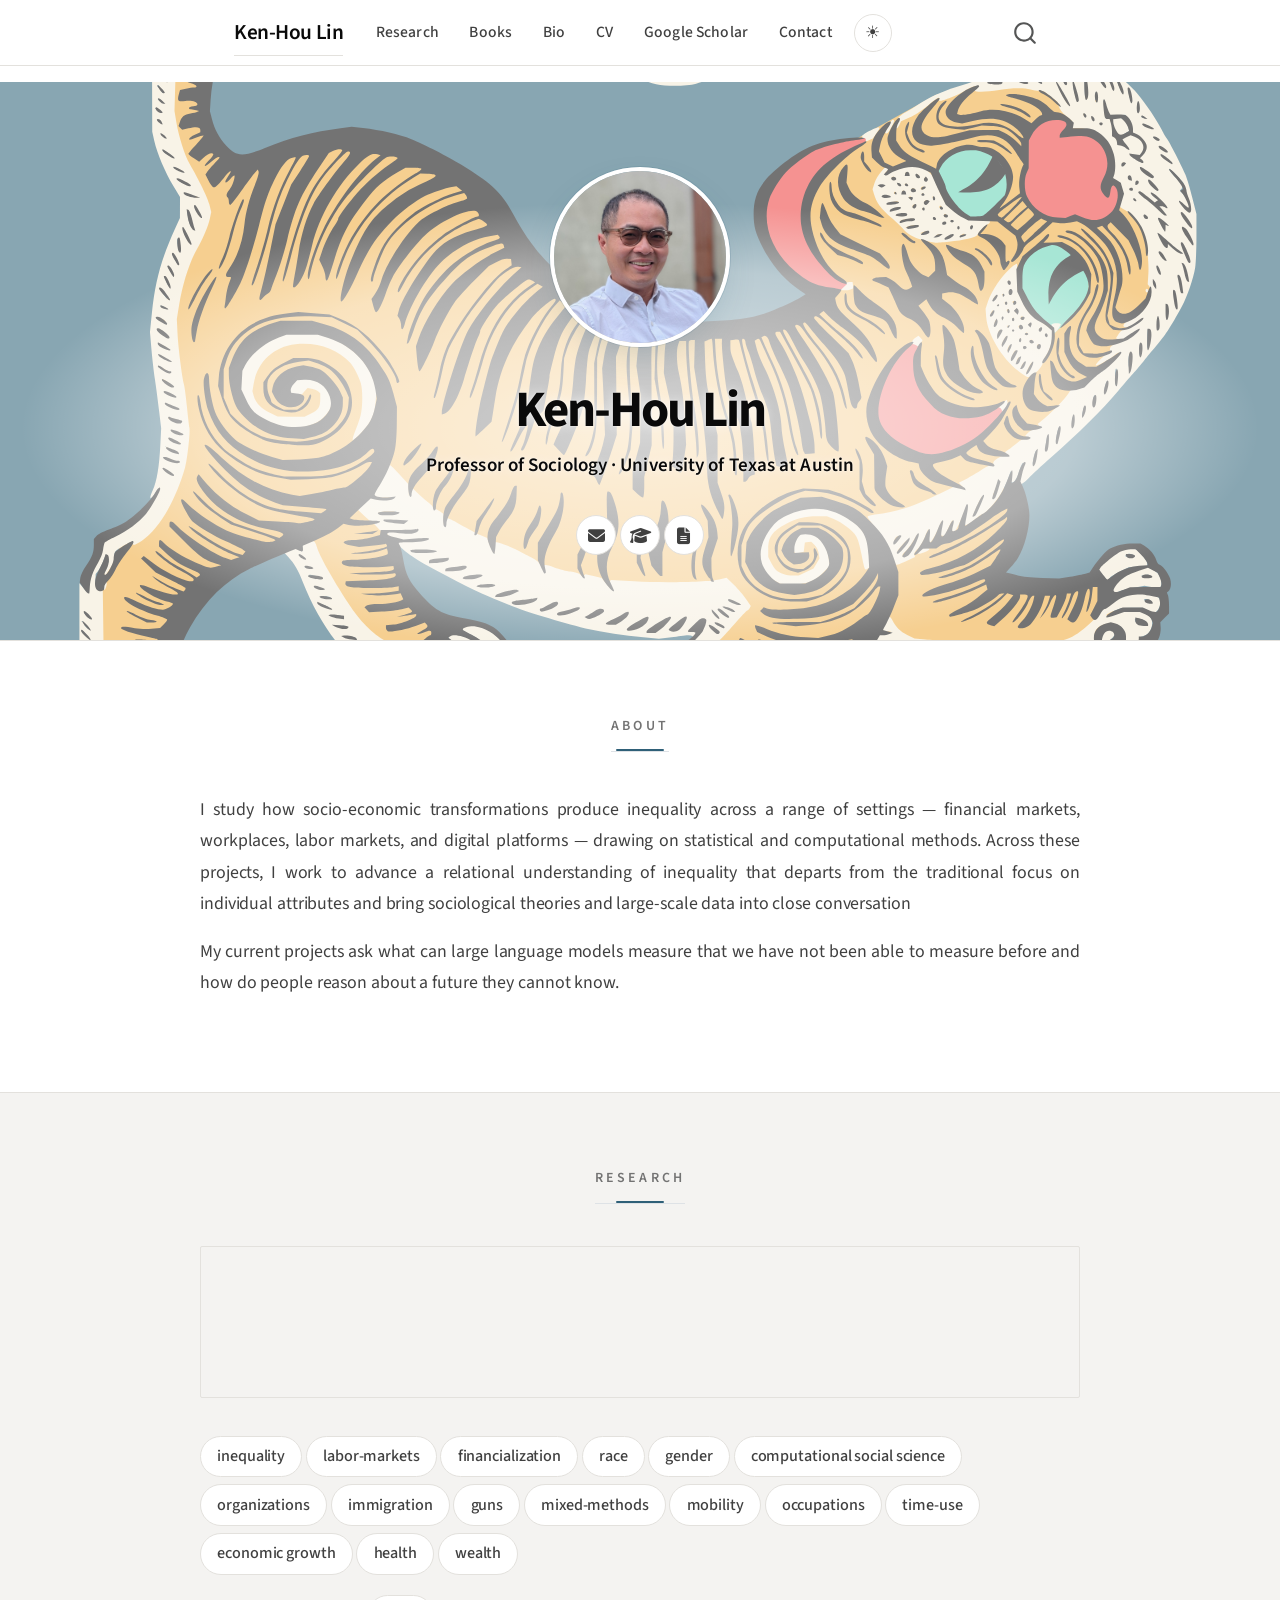
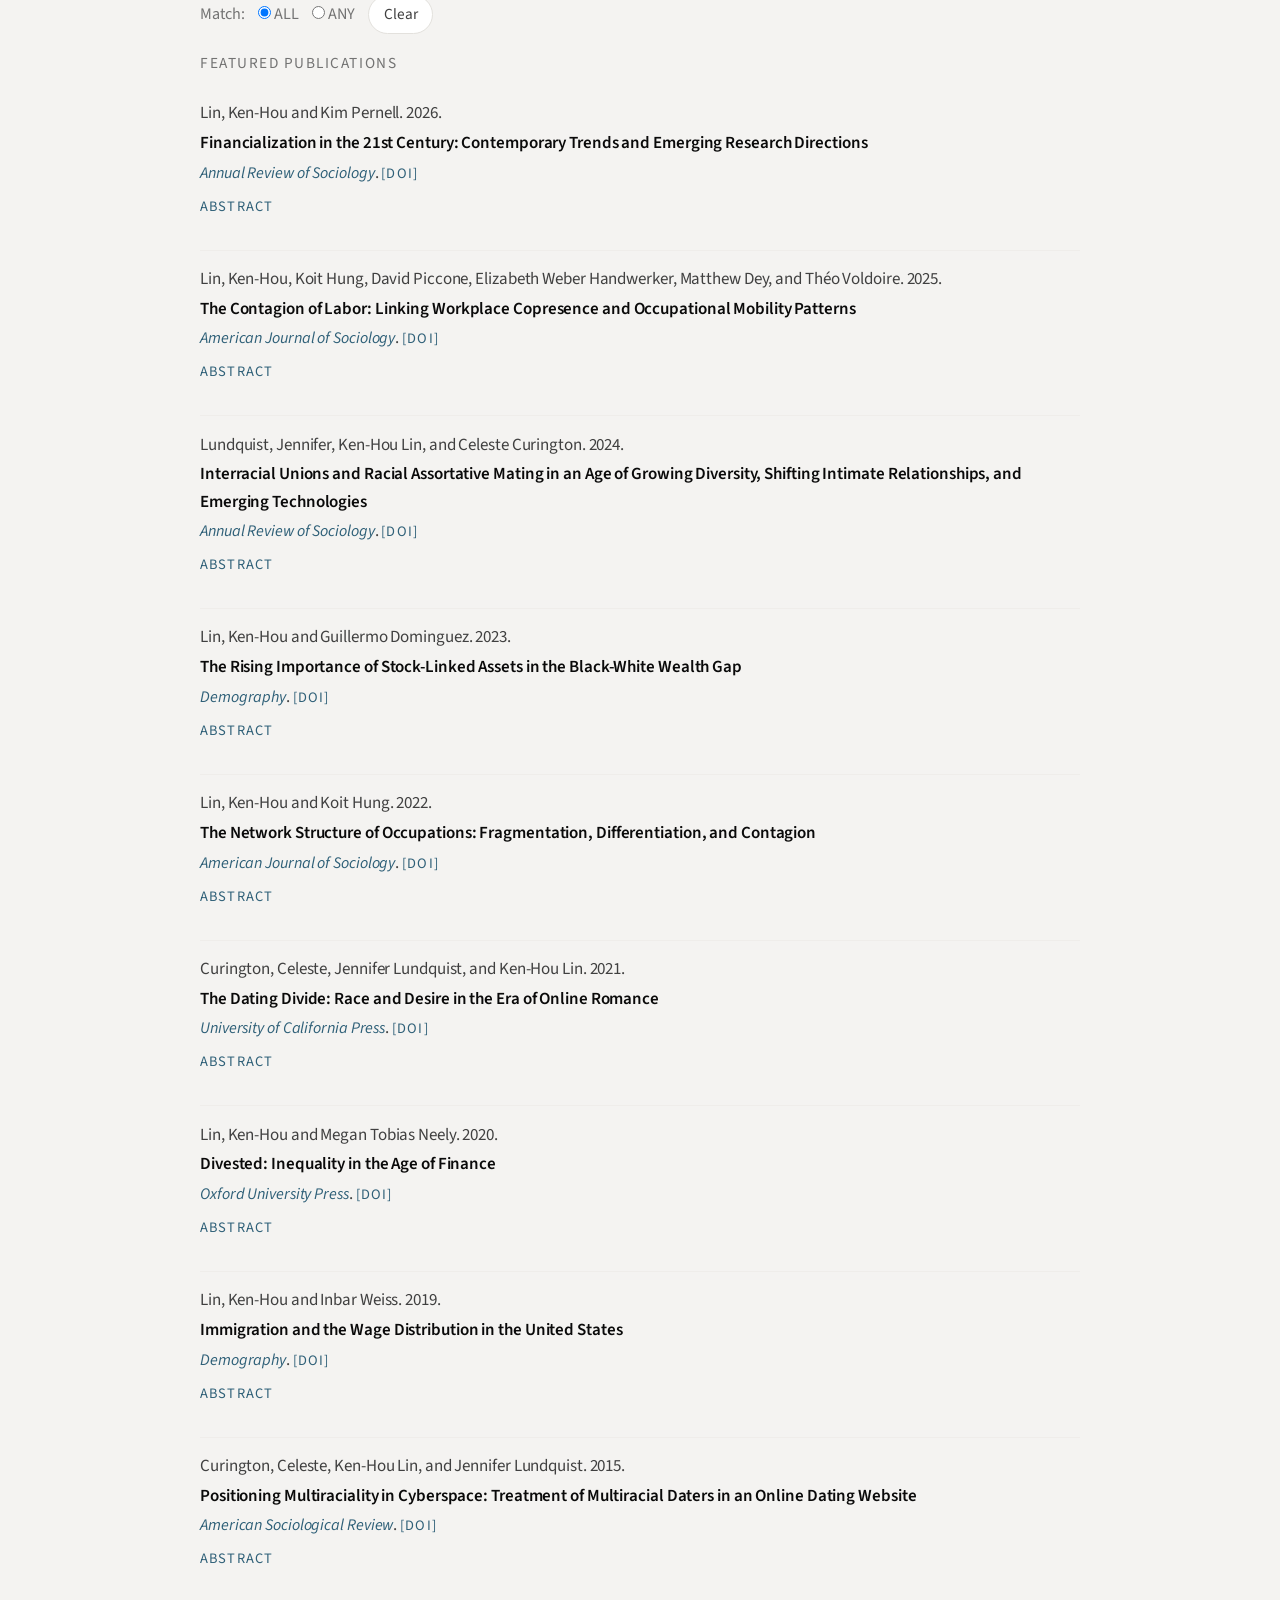
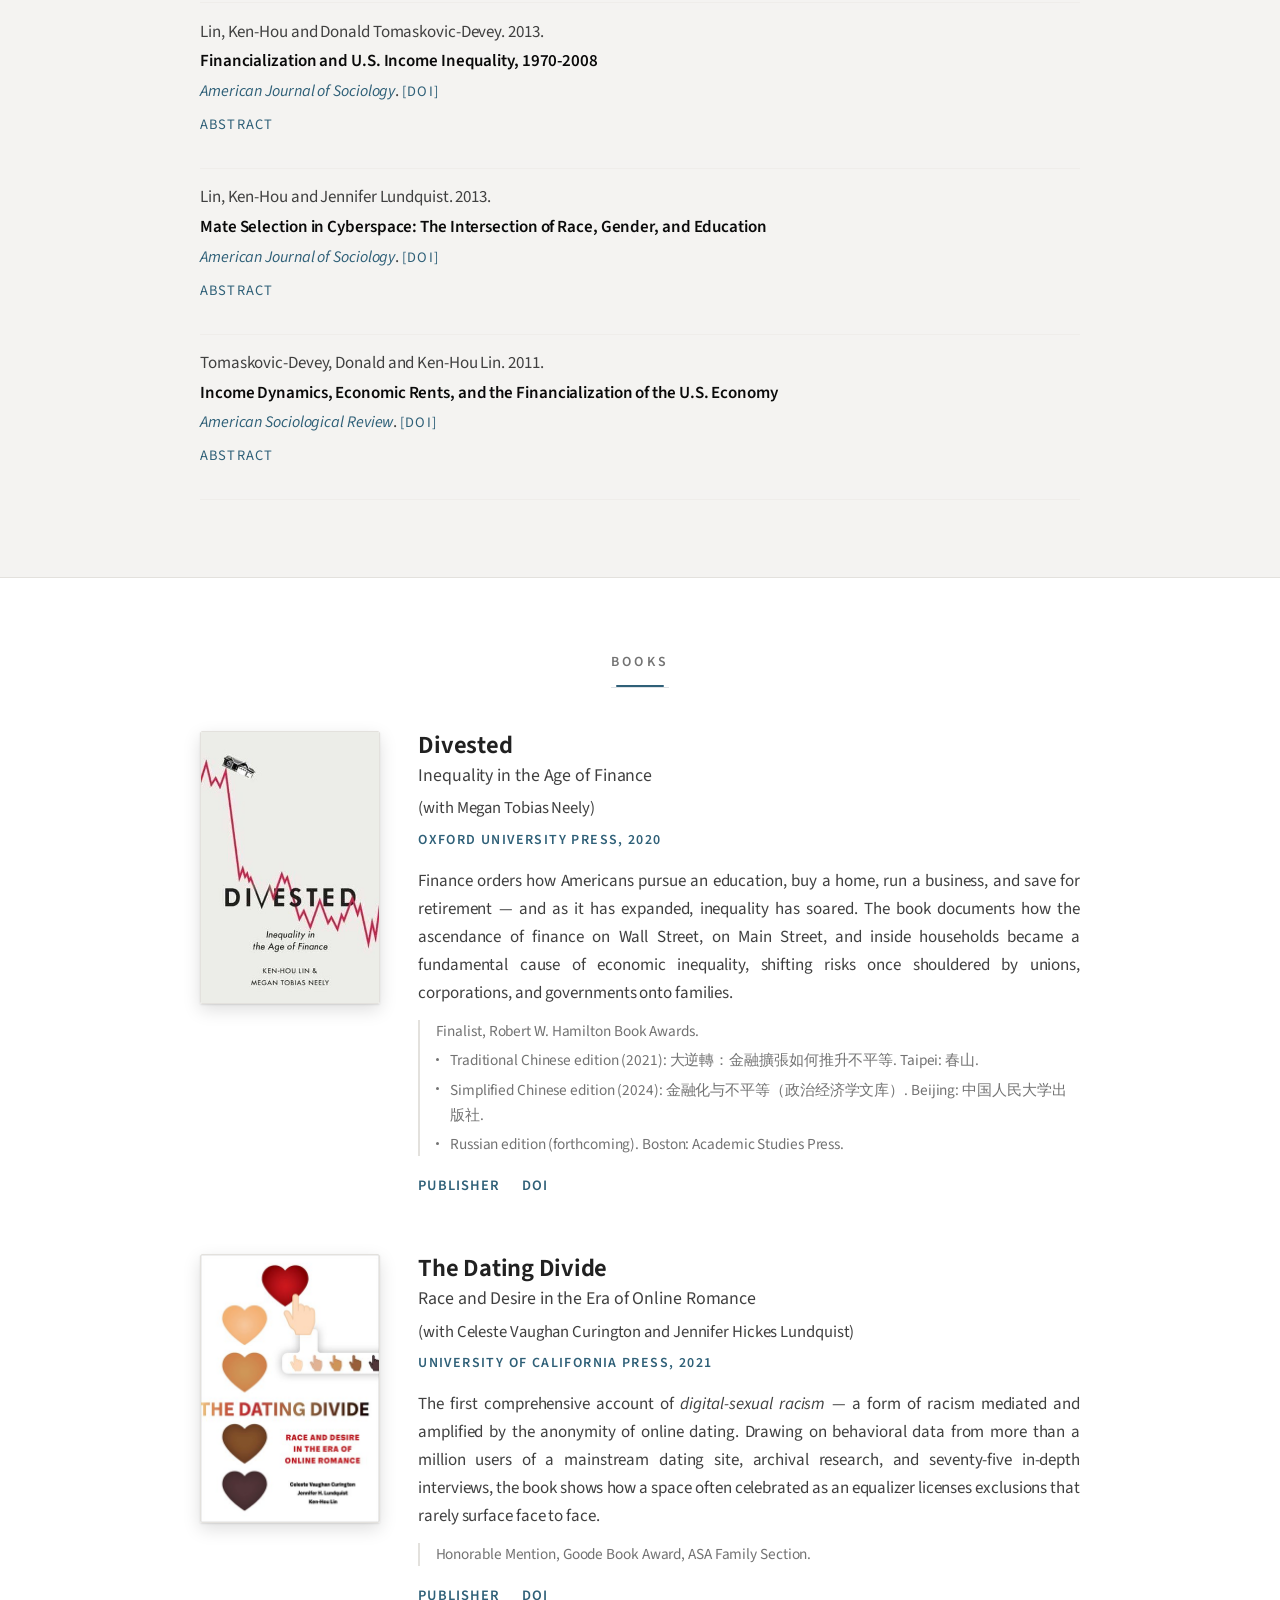
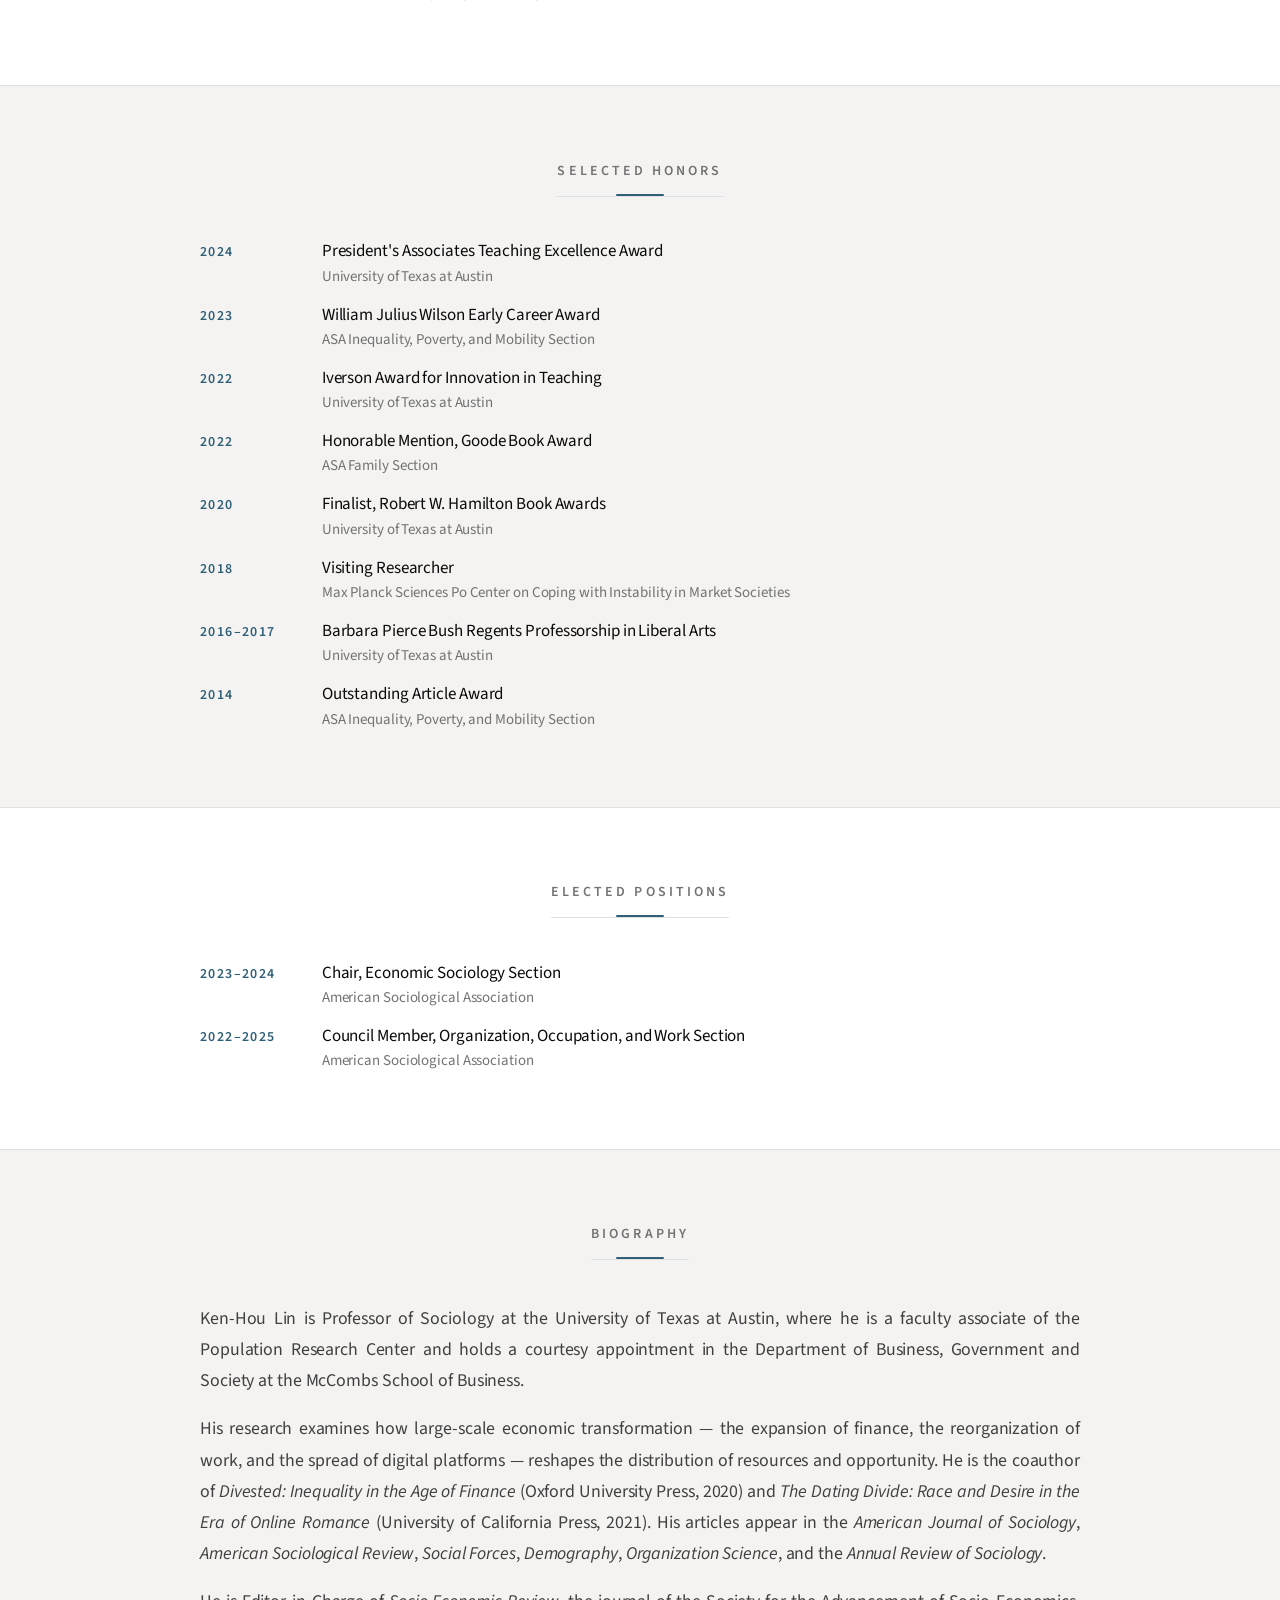
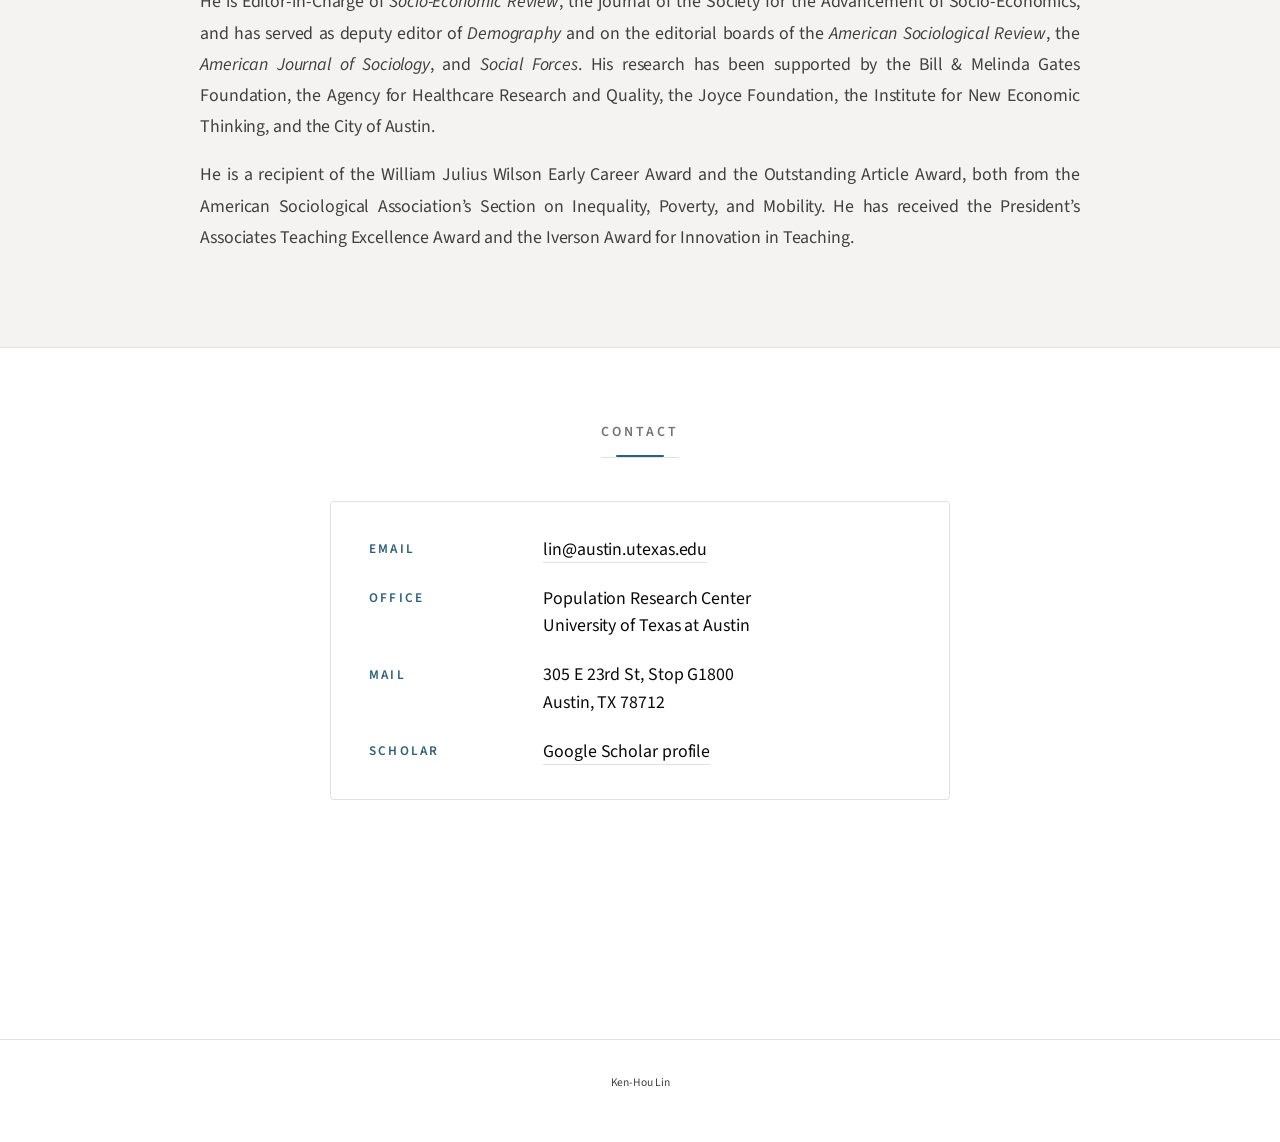
<file: index.html>
<!DOCTYPE html>
<html xmlns="http://www.w3.org/1999/xhtml" lang="en" xml:lang="en"><head>

<meta charset="utf-8">
<meta name="generator" content="quarto-1.9.38">

<meta name="viewport" content="width=device-width, initial-scale=1.0, user-scalable=yes">


<title>Ken-Hou Lin</title>
<style>
/* Default styles provided by pandoc.
** See https://pandoc.org/MANUAL.html#variables-for-html for config info.
*/
code{white-space: pre-wrap;}
span.smallcaps{font-variant: small-caps;}
div.columns{display: flex; gap: min(4vw, 1.5em);}
div.column{flex: auto; overflow-x: auto;}
div.hanging-indent{margin-left: 1.5em; text-indent: -1.5em;}
ul.task-list{list-style: none;}
ul.task-list li input[type="checkbox"] {
  width: 0.8em;
  margin: 0 0.8em 0.2em -1em; /* quarto-specific, see https://github.com/quarto-dev/quarto-cli/issues/4556 */ 
  vertical-align: middle;
}
</style>


<script src="site_libs/quarto-nav/quarto-nav.js"></script>
<script src="site_libs/clipboard/clipboard.min.js"></script>
<script src="site_libs/quarto-search/autocomplete.umd.js"></script>
<script src="site_libs/quarto-search/fuse.min.js"></script>
<script src="site_libs/quarto-search/quarto-search.js"></script>
<meta name="quarto:offset" content="./">
<link href="./assets/favicon.png" rel="icon" type="image/png">
<script src="site_libs/quarto-html/quarto.js" type="module"></script>
<script src="site_libs/quarto-html/tabsets/tabsets.js" type="module"></script>
<script src="site_libs/quarto-html/popper.min.js"></script>
<script src="site_libs/quarto-html/tippy.umd.min.js"></script>
<link href="site_libs/quarto-html/tippy.css" rel="stylesheet">
<link href="site_libs/quarto-html/quarto-syntax-highlighting-15634bcf2e68342d4ad2dfa704d543f6.css" rel="stylesheet" id="quarto-text-highlighting-styles">
<script src="site_libs/bootstrap/bootstrap.min.js"></script>
<link href="site_libs/bootstrap/bootstrap-icons.css" rel="stylesheet">
<link href="site_libs/bootstrap/bootstrap-c7ab57aa33037bad7520c6cb9ec7d6ec.min.css" rel="stylesheet" append-hash="true" id="quarto-bootstrap" data-mode="light">
<link href="site_libs/quarto-contrib/fontawesome6-6.7.2/all.min.css" rel="stylesheet">
<link href="site_libs/quarto-contrib/fontawesome6-6.7.2/latex-fontsize.css" rel="stylesheet">
<script id="quarto-search-options" type="application/json">{
  "location": "navbar",
  "copy-button": false,
  "collapse-after": 3,
  "panel-placement": "end",
  "type": "overlay",
  "limit": 50,
  "keyboard-shortcut": [
    "f",
    "/",
    "s"
  ],
  "show-item-context": false,
  "language": {
    "search-no-results-text": "No results",
    "search-matching-documents-text": "matching documents",
    "search-copy-link-title": "Copy link to search",
    "search-hide-matches-text": "Hide additional matches",
    "search-more-match-text": "more match in this document",
    "search-more-matches-text": "more matches in this document",
    "search-clear-button-title": "Clear",
    "search-text-placeholder": "",
    "search-detached-cancel-button-title": "Cancel",
    "search-submit-button-title": "Submit",
    "search-label": "Search"
  }
}</script>
<script>
(function(ss,ex){
  window.ldfdr=window.ldfdr||function(){(ldfdr._q=ldfdr._q||[]).push([].slice.call(arguments));};
  (function(d,s){
    fs=d.getElementsByTagName(s)[0];
    function ce(src){
      var cs=d.createElement(s);
      cs.src=src;
      cs.async=1;
      fs.parentNode.insertBefore(cs,fs);
    };
    ce('https://sc.lfeeder.com/lftracker_v1_'+ss+(ex?'_'+ex:'')+'.js');
  })(document,'script');
})('3P1w24d3Nxz7mY5n');
</script>
<link rel="preconnect" href="https://rsms.me/">
<script src="https://d3js.org/d3.v7.min.js"></script>
<script>
  // Apply a saved light/dark choice before first paint (no flash).
  (function(){ try { var t = localStorage.getItem('theme');
    if (t === 'dark' || t === 'light')
      document.documentElement.setAttribute('data-theme', t); } catch(e){} })();
</script>


<link rel="stylesheet" href="styles.css">
</head>

<body class="nav-fixed quarto-light">

<div id="quarto-search-results"></div>
  <header id="quarto-header" class="headroom fixed-top">
    <nav class="navbar navbar-expand-lg " data-bs-theme="dark">
      <div class="navbar-container container-fluid">
      <div class="navbar-brand-container mx-auto">
    <a class="navbar-brand" href="./index.html">
    <span class="navbar-title">Ken-Hou Lin</span>
    </a>
  </div>
            <div id="quarto-search" class="" title="Search"></div>
          <button class="navbar-toggler" type="button" data-bs-toggle="collapse" data-bs-target="#navbarCollapse" aria-controls="navbarCollapse" role="menu" aria-expanded="false" aria-label="Toggle navigation" onclick="if (window.quartoToggleHeadroom) { window.quartoToggleHeadroom(); }">
  <span class="navbar-toggler-icon"></span>
</button>
          <div class="collapse navbar-collapse" id="navbarCollapse">
            <ul class="navbar-nav navbar-nav-scroll me-auto">
  <li class="nav-item">
    <a class="nav-link" href="./index.html#research"> 
<span class="menu-text">Research</span></a>
  </li>  
  <li class="nav-item">
    <a class="nav-link" href="./index.html#books"> 
<span class="menu-text">Books</span></a>
  </li>  
  <li class="nav-item">
    <a class="nav-link" href="./index.html#bio"> 
<span class="menu-text">Bio</span></a>
  </li>  
  <li class="nav-item">
    <a class="nav-link" href="./KHL_CV.pdf" target="_blank"> 
<span class="menu-text">CV</span></a>
  </li>  
  <li class="nav-item">
    <a class="nav-link" href="https://scholar.google.com/citations?user=4rlcdG0AAAAJ&amp;hl=en" target="_blank"> 
<span class="menu-text">Google Scholar</span></a>
  </li>  
  <li class="nav-item">
    <a class="nav-link" href="./index.html#contact"> 
<span class="menu-text">Contact</span></a>
  </li>  
</ul>
          </div> <!-- /navcollapse -->
            <div class="quarto-navbar-tools">
</div>
      </div> <!-- /container-fluid -->
    </nav>
</header>
<!-- content -->
<div id="quarto-content" class="quarto-container page-columns page-rows-contents page-layout-full page-navbar">
<!-- sidebar -->
<!-- margin-sidebar -->
    
<!-- main -->
<main class="content column-page" id="quarto-document-content"><header id="title-block-header" class="quarto-title-block"></header>




<div class="hero">
<p><img src="assets/photo.jpg" class="hero-photo img-fluid" alt="Ken-Hou Lin"></p>
<section id="ken-hou-lin" class="level1">
<h1>Ken-Hou Lin</h1>
<p><span class="tagline">Professor of Sociology · University of Texas at Austin</span></p>
<div class="hero-contacts">
<p><a href="mailto:lin@austin.utexas.edu" title="Email"><i class="fa-solid fa-envelope" aria-label="envelope"></i></a> <a href="https://scholar.google.com/citations?user=4rlcdG0AAAAJ&amp;hl=en" title="Google Scholar"><i class="fa-solid fa-graduation-cap" aria-label="graduation-cap"></i></a> <a href="KHL_CV.pdf" title="CV"><i class="fa-solid fa-file-lines" aria-label="file-lines"></i></a></p>
</div>
</section>
</div>
<section id="about" class="level2 section-light">
<h2 data-anchor-id="about">About</h2>
<p>I study how socio-economic transformations produce inequality across a range of settings — financial markets, workplaces, labor markets, and digital platforms — drawing on statistical and computational methods. Across these projects, I work to advance a relational understanding of inequality that departs from the traditional focus on individual attributes and bring sociological theories and large-scale data into close conversation</p>
<p>My current projects ask what can large language models measure that we have not been able to measure before and how do people reason about a future they cannot know.</p>
</section>
<section id="research" class="level2 section-tint">
<h2 data-anchor-id="research">Research</h2>
<div class="publications-layout">
<div id="network-container">
<svg id="pub-network"></svg>
</div>
<div class="filter-panel">
<div id="keyword-chips"></div>
<div class="filter-toggle">
<span>Match:</span>
<label><input type="radio" name="kwmode" value="and" checked=""> ALL</label>
<label><input type="radio" name="kwmode" value="or"> ANY</label>
<button id="clear-filters">Clear</button>
</div>
<div id="pub-count"></div>
<div id="pub-list"></div>
</div>
</div>
</section>
<section id="books" class="level2 section-light">
<h2 data-anchor-id="books">Books</h2>
<div class="books-grid">

  <article class="book">
    <a class="book-cover" href="https://global.oup.com/academic/product/divested-9780190638313" target="_blank" rel="noopener">
      <img src="assets/books/divested.jpg" width="328" height="500" alt="Cover of Divested: Inequality in the Age of Finance">
    </a>
    <div class="book-meta">
      <h3 class="book-title">Divested</h3>
      <p class="book-subtitle">Inequality in the Age of Finance</p>
      <p class="book-authors">(with Megan Tobias Neely)</p>
      <p class="book-byline">Oxford University Press, 2020</p>
      <p class="book-blurb">Finance orders how Americans pursue an education, buy a home, run a
        business, and save for retirement — and as it has expanded, inequality has soared.
        The book documents how the ascendance of finance on Wall Street, on Main Street, and
        inside households became a fundamental cause of economic inequality, shifting risks once
        shouldered by unions, corporations, and governments onto families.</p>
      <p class="book-note">Finalist, Robert W. Hamilton Book Awards.</p>
      <ul class="book-editions">
        <li>Traditional Chinese edition (2021):
          <span lang="zh-Hant">大逆轉：金融擴張如何推升不平等</span>.
          Taipei: <span lang="zh-Hant">春山</span>.</li>
        <li>Simplified Chinese edition (2024):
          <span lang="zh-Hans">金融化与不平等（政治经济学文库）</span>.
          Beijing: <span lang="zh-Hans">中国人民大学出版社</span>.</li>
        <li>Russian edition (forthcoming).
          Boston: Academic Studies Press.</li>
      </ul>
      <p class="book-links">
        <a href="https://global.oup.com/academic/product/divested-9780190638313" target="_blank" rel="noopener">Publisher</a>
        <a href="https://doi.org/10.1093/oso/9780190638313.001.0001" target="_blank" rel="noopener">DOI</a>
      </p>
    </div>
  </article>

  <article class="book">
    <a class="book-cover" href="https://www.ucpress.edu/books/the-dating-divide/paper" target="_blank" rel="noopener">
      <img src="assets/books/dating-divide.jpg" width="360" height="540" alt="Cover of The Dating Divide: Race and Desire in the Era of Online Romance">
    </a>
    <div class="book-meta">
      <h3 class="book-title">The Dating Divide</h3>
      <p class="book-subtitle">Race and Desire in the Era of Online Romance</p>
      <p class="book-authors">(with Celeste Vaughan Curington and Jennifer Hickes Lundquist)</p>
      <p class="book-byline">University of California Press, 2021</p>
      <p class="book-blurb">The first comprehensive account of <em>digital-sexual racism</em> —
        a form of racism mediated and amplified by the anonymity of online dating. Drawing on
        behavioral data from more than a million users of a mainstream dating site, archival
        research, and seventy-five in-depth interviews, the book shows how a space often
        celebrated as an equalizer licenses exclusions that rarely surface face to face.</p>
      <p class="book-note">Honorable Mention, Goode Book Award, ASA Family Section.</p>
      <p class="book-links">
        <a href="https://www.ucpress.edu/books/the-dating-divide/paper" target="_blank" rel="noopener">Publisher</a>
        <a href="https://doi.org/10.1525/9780520966703" target="_blank" rel="noopener">DOI</a>
      </p>
    </div>
  </article>

</div>
</section>
<section id="honors" class="level2 section-tint">
<h2 data-anchor-id="honors">Selected Honors</h2>
<dl class="honors">
  <dt>2024</dt>
  <dd>President's Associates Teaching Excellence Award<span>University of Texas at Austin</span></dd>

  <dt>2023</dt>
  <dd>William Julius Wilson Early Career Award<span>ASA Inequality, Poverty, and Mobility Section</span></dd>

  <dt>2022</dt>
  <dd>Iverson Award for Innovation in Teaching<span>University of Texas at Austin</span></dd>

  <dt>2022</dt>
  <dd>Honorable Mention, Goode Book Award<span>ASA Family Section</span></dd>

  <dt>2020</dt>
  <dd>Finalist, Robert W. Hamilton Book Awards<span>University of Texas at Austin</span></dd>

  <dt>2018</dt>
  <dd>Visiting Researcher<span>Max Planck Sciences Po Center on Coping with Instability in Market Societies</span></dd>

  <dt>2016–2017</dt>
  <dd>Barbara Pierce Bush Regents Professorship in Liberal Arts<span>University of Texas at Austin</span></dd>

  <dt>2014</dt>
  <dd>Outstanding Article Award<span>ASA Inequality, Poverty, and Mobility Section</span></dd>
</dl>
</section>
<section id="elected" class="level2 section-light">
<h2 data-anchor-id="elected">Elected Positions</h2>
<dl class="honors">
  <dt>2023–2024</dt>
  <dd>Chair, Economic Sociology Section<span>American Sociological Association</span></dd>

  <dt>2022–2025</dt>
  <dd>Council Member, Organization, Occupation, and Work Section<span>American Sociological Association</span></dd>
</dl>
</section>
<section id="bio" class="level2 section-tint">
<h2 data-anchor-id="bio">Biography</h2>
<p>Ken-Hou Lin is Professor of Sociology at the University of Texas at Austin, where he is a faculty associate of the Population Research Center and holds a courtesy appointment in the Department of Business, Government and Society at the McCombs School of Business.</p>
<p>His research examines how large-scale economic transformation — the expansion of finance, the reorganization of work, and the spread of digital platforms — reshapes the distribution of resources and opportunity. He is the coauthor of <em>Divested: Inequality in the Age of Finance</em> (Oxford University Press, 2020) and <em>The Dating Divide: Race and Desire in the Era of Online Romance</em> (University of California Press, 2021). His articles appear in the <em>American Journal of Sociology</em>, <em>American Sociological Review</em>, <em>Social Forces</em>, <em>Demography</em>, <em>Organization Science</em>, and the <em>Annual Review of Sociology</em>.</p>
<p>He is Editor-in-Charge of <em>Socio-Economic Review</em>, the journal of the Society for the Advancement of Socio-Economics, and has served as deputy editor of <em>Demography</em> and on the editorial boards of the <em>American Sociological Review</em>, the <em>American Journal of Sociology</em>, and <em>Social Forces</em>. His research has been supported by the Bill &amp; Melinda Gates Foundation, the Agency for Healthcare Research and Quality, the Joyce Foundation, the Institute for New Economic Thinking, and the City of Austin.</p>
<p>He is a recipient of the William Julius Wilson Early Career Award and the Outstanding Article Award, both from the American Sociological Association’s Section on Inequality, Poverty, and Mobility. He has received the President’s Associates Teaching Excellence Award and the Iverson Award for Innovation in Teaching.</p>
</section>
<section id="contact" class="level2 section-light">
<h2 data-anchor-id="contact">Contact</h2>
<dl class="contact-grid">
  <dt>Email</dt>
  <dd><a href="mailto:lin@austin.utexas.edu">lin@austin.utexas.edu</a></dd>

  <dt>Office</dt>
  <dd>Population Research Center<br>University of Texas at Austin</dd>

  <dt>Mail</dt>
  <dd>305 E 23rd St, Stop G1800<br>Austin, TX 78712</dd>

  <dt>Scholar</dt>
  <dd><a href="https://scholar.google.com/citations?user=4rlcdG0AAAAJ&amp;hl=en">Google Scholar profile</a></dd>
</dl>
</section>



</main> <!-- /main -->
<script id="quarto-html-after-body" type="application/javascript">
  window.document.addEventListener("DOMContentLoaded", function (event) {
    const isCodeAnnotation = (el) => {
      for (const clz of el.classList) {
        if (clz.startsWith('code-annotation-')) {                     
          return true;
        }
      }
      return false;
    }
    const onCopySuccess = function(e) {
      // button target
      const button = e.trigger;
      // don't keep focus
      button.blur();
      // flash "checked"
      button.classList.add('code-copy-button-checked');
      var currentTitle = button.getAttribute("title");
      button.setAttribute("title", "Copied!");
      let tooltip;
      if (window.bootstrap) {
        button.setAttribute("data-bs-toggle", "tooltip");
        button.setAttribute("data-bs-placement", "left");
        button.setAttribute("data-bs-title", "Copied!");
        tooltip = new bootstrap.Tooltip(button, 
          { trigger: "manual", 
            customClass: "code-copy-button-tooltip",
            offset: [0, -8]});
        tooltip.show();    
      }
      setTimeout(function() {
        if (tooltip) {
          tooltip.hide();
          button.removeAttribute("data-bs-title");
          button.removeAttribute("data-bs-toggle");
          button.removeAttribute("data-bs-placement");
        }
        button.setAttribute("title", currentTitle);
        button.classList.remove('code-copy-button-checked');
      }, 1000);
      // clear code selection
      e.clearSelection();
    }
    const getTextToCopy = function(trigger) {
      const outerScaffold = trigger.parentElement.cloneNode(true);
      const codeEl = outerScaffold.querySelector('code');
      for (const childEl of codeEl.children) {
        if (isCodeAnnotation(childEl)) {
          childEl.remove();
        }
      }
      return codeEl.innerText;
    }
    const clipboard = new window.ClipboardJS('.code-copy-button:not([data-in-quarto-modal])', {
      text: getTextToCopy
    });
    clipboard.on('success', onCopySuccess);
    if (window.document.getElementById('quarto-embedded-source-code-modal')) {
      const clipboardModal = new window.ClipboardJS('.code-copy-button[data-in-quarto-modal]', {
        text: getTextToCopy,
        container: window.document.getElementById('quarto-embedded-source-code-modal')
      });
      clipboardModal.on('success', onCopySuccess);
    }
      var localhostRegex = new RegExp(/^(?:http|https):\/\/localhost\:?[0-9]*\//);
      var mailtoRegex = new RegExp(/^mailto:/);
        var filterRegex = new RegExp("https:\/\/kenhoulin\.info");
      var isInternal = (href) => {
          return filterRegex.test(href) || localhostRegex.test(href) || mailtoRegex.test(href);
      }
      // Inspect non-navigation links and adorn them if external
     var links = window.document.querySelectorAll('a[href]:not(.nav-link):not(.navbar-brand):not(.toc-action):not(.sidebar-link):not(.sidebar-item-toggle):not(.pagination-link):not(.no-external):not([aria-hidden]):not(.dropdown-item):not(.quarto-navigation-tool):not(.about-link)');
      for (var i=0; i<links.length; i++) {
        const link = links[i];
        if (!isInternal(link.href)) {
          // undo the damage that might have been done by quarto-nav.js in the case of
          // links that we want to consider external
          if (link.dataset.originalHref !== undefined) {
            link.href = link.dataset.originalHref;
          }
        }
      }
    function tippyHover(el, contentFn, onTriggerFn, onUntriggerFn) {
      const config = {
        allowHTML: true,
        maxWidth: 500,
        delay: 100,
        arrow: false,
        appendTo: function(el) {
            return el.parentElement;
        },
        interactive: true,
        interactiveBorder: 10,
        theme: 'quarto',
        placement: 'bottom-start',
      };
      if (contentFn) {
        config.content = contentFn;
      }
      if (onTriggerFn) {
        config.onTrigger = onTriggerFn;
      }
      if (onUntriggerFn) {
        config.onUntrigger = onUntriggerFn;
      }
      window.tippy(el, config); 
    }
    const noterefs = window.document.querySelectorAll('a[role="doc-noteref"]');
    for (var i=0; i<noterefs.length; i++) {
      const ref = noterefs[i];
      tippyHover(ref, function() {
        // use id or data attribute instead here
        let href = ref.getAttribute('data-footnote-href') || ref.getAttribute('href');
        try { href = new URL(href).hash; } catch {}
        const id = href.replace(/^#\/?/, "");
        const note = window.document.getElementById(id);
        if (note) {
          return note.innerHTML;
        } else {
          return "";
        }
      });
    }
    const xrefs = window.document.querySelectorAll('a.quarto-xref');
    const processXRef = (id, note) => {
      // Strip column container classes
      const stripColumnClz = (el) => {
        el.classList.remove("page-full", "page-columns");
        if (el.children) {
          for (const child of el.children) {
            stripColumnClz(child);
          }
        }
      }
      stripColumnClz(note)
      if (id === null || id.startsWith('sec-')) {
        // Special case sections, only their first couple elements
        const container = document.createElement("div");
        if (note.children && note.children.length > 2) {
          container.appendChild(note.children[0].cloneNode(true));
          for (let i = 1; i < note.children.length; i++) {
            const child = note.children[i];
            if (child.tagName === "P" && child.innerText === "") {
              continue;
            } else {
              container.appendChild(child.cloneNode(true));
              break;
            }
          }
          if (window.Quarto?.typesetMath) {
            window.Quarto.typesetMath(container);
          }
          return container.innerHTML
        } else {
          if (window.Quarto?.typesetMath) {
            window.Quarto.typesetMath(note);
          }
          return note.innerHTML;
        }
      } else {
        // Remove any anchor links if they are present
        const anchorLink = note.querySelector('a.anchorjs-link');
        if (anchorLink) {
          anchorLink.remove();
        }
        if (window.Quarto?.typesetMath) {
          window.Quarto.typesetMath(note);
        }
        if (note.classList.contains("callout")) {
          return note.outerHTML;
        } else {
          return note.innerHTML;
        }
      }
    }
    for (var i=0; i<xrefs.length; i++) {
      const xref = xrefs[i];
      tippyHover(xref, undefined, function(instance) {
        instance.disable();
        let url = xref.getAttribute('href');
        let hash = undefined; 
        if (url.startsWith('#')) {
          hash = url;
        } else {
          try { hash = new URL(url).hash; } catch {}
        }
        if (hash) {
          const id = hash.replace(/^#\/?/, "");
          const note = window.document.getElementById(id);
          if (note !== null) {
            try {
              const html = processXRef(id, note.cloneNode(true));
              instance.setContent(html);
            } finally {
              instance.enable();
              instance.show();
            }
          } else {
            // See if we can fetch this
            fetch(url.split('#')[0])
            .then(res => res.text())
            .then(html => {
              const parser = new DOMParser();
              const htmlDoc = parser.parseFromString(html, "text/html");
              const note = htmlDoc.getElementById(id);
              if (note !== null) {
                const html = processXRef(id, note);
                instance.setContent(html);
              } 
            }).finally(() => {
              instance.enable();
              instance.show();
            });
          }
        } else {
          // See if we can fetch a full url (with no hash to target)
          // This is a special case and we should probably do some content thinning / targeting
          fetch(url)
          .then(res => res.text())
          .then(html => {
            const parser = new DOMParser();
            const htmlDoc = parser.parseFromString(html, "text/html");
            const note = htmlDoc.querySelector('main.content');
            if (note !== null) {
              // This should only happen for chapter cross references
              // (since there is no id in the URL)
              // remove the first header
              if (note.children.length > 0 && note.children[0].tagName === "HEADER") {
                note.children[0].remove();
              }
              const html = processXRef(null, note);
              instance.setContent(html);
            } 
          }).finally(() => {
            instance.enable();
            instance.show();
          });
        }
      }, function(instance) {
      });
    }
        let selectedAnnoteEl;
        const selectorForAnnotation = ( cell, annotation) => {
          let cellAttr = 'data-code-cell="' + cell + '"';
          let lineAttr = 'data-code-annotation="' +  annotation + '"';
          const selector = 'span[' + cellAttr + '][' + lineAttr + ']';
          return selector;
        }
        const selectCodeLines = (annoteEl) => {
          const doc = window.document;
          const targetCell = annoteEl.getAttribute("data-target-cell");
          const targetAnnotation = annoteEl.getAttribute("data-target-annotation");
          const annoteSpan = window.document.querySelector(selectorForAnnotation(targetCell, targetAnnotation));
          const lines = annoteSpan.getAttribute("data-code-lines").split(",");
          const lineIds = lines.map((line) => {
            return targetCell + "-" + line;
          })
          let top = null;
          let height = null;
          let parent = null;
          if (lineIds.length > 0) {
              //compute the position of the single el (top and bottom and make a div)
              const el = window.document.getElementById(lineIds[0]);
              top = el.offsetTop;
              height = el.offsetHeight;
              parent = el.parentElement.parentElement;
            if (lineIds.length > 1) {
              const lastEl = window.document.getElementById(lineIds[lineIds.length - 1]);
              const bottom = lastEl.offsetTop + lastEl.offsetHeight;
              height = bottom - top;
            }
            if (top !== null && height !== null && parent !== null) {
              // cook up a div (if necessary) and position it 
              let div = window.document.getElementById("code-annotation-line-highlight");
              if (div === null) {
                div = window.document.createElement("div");
                div.setAttribute("id", "code-annotation-line-highlight");
                div.style.position = 'absolute';
                parent.appendChild(div);
              }
              div.style.top = top - 2 + "px";
              div.style.height = height + 4 + "px";
              div.style.left = 0;
              let gutterDiv = window.document.getElementById("code-annotation-line-highlight-gutter");
              if (gutterDiv === null) {
                gutterDiv = window.document.createElement("div");
                gutterDiv.setAttribute("id", "code-annotation-line-highlight-gutter");
                gutterDiv.style.position = 'absolute';
                const codeCell = window.document.getElementById(targetCell);
                const gutter = codeCell.querySelector('.code-annotation-gutter');
                gutter.appendChild(gutterDiv);
              }
              gutterDiv.style.top = top - 2 + "px";
              gutterDiv.style.height = height + 4 + "px";
            }
            selectedAnnoteEl = annoteEl;
          }
        };
        const unselectCodeLines = () => {
          const elementsIds = ["code-annotation-line-highlight", "code-annotation-line-highlight-gutter"];
          elementsIds.forEach((elId) => {
            const div = window.document.getElementById(elId);
            if (div) {
              div.remove();
            }
          });
          selectedAnnoteEl = undefined;
        };
          // Handle positioning of the toggle
      window.addEventListener(
        "resize",
        throttle(() => {
          elRect = undefined;
          if (selectedAnnoteEl) {
            selectCodeLines(selectedAnnoteEl);
          }
        }, 10)
      );
      function throttle(fn, ms) {
      let throttle = false;
      let timer;
        return (...args) => {
          if(!throttle) { // first call gets through
              fn.apply(this, args);
              throttle = true;
          } else { // all the others get throttled
              if(timer) clearTimeout(timer); // cancel #2
              timer = setTimeout(() => {
                fn.apply(this, args);
                timer = throttle = false;
              }, ms);
          }
        };
      }
        // Attach click handler to the DT
        const annoteDls = window.document.querySelectorAll('dt[data-target-cell]');
        for (const annoteDlNode of annoteDls) {
          annoteDlNode.addEventListener('click', (event) => {
            const clickedEl = event.target;
            if (clickedEl !== selectedAnnoteEl) {
              unselectCodeLines();
              const activeEl = window.document.querySelector('dt[data-target-cell].code-annotation-active');
              if (activeEl) {
                activeEl.classList.remove('code-annotation-active');
              }
              selectCodeLines(clickedEl);
              clickedEl.classList.add('code-annotation-active');
            } else {
              // Unselect the line
              unselectCodeLines();
              clickedEl.classList.remove('code-annotation-active');
            }
          });
        }
    const findCites = (el) => {
      const parentEl = el.parentElement;
      if (parentEl) {
        const cites = parentEl.dataset.cites;
        if (cites) {
          return {
            el,
            cites: cites.split(' ')
          };
        } else {
          return findCites(el.parentElement)
        }
      } else {
        return undefined;
      }
    };
    var bibliorefs = window.document.querySelectorAll('a[role="doc-biblioref"]');
    for (var i=0; i<bibliorefs.length; i++) {
      const ref = bibliorefs[i];
      const citeInfo = findCites(ref);
      if (citeInfo) {
        tippyHover(citeInfo.el, function() {
          var popup = window.document.createElement('div');
          citeInfo.cites.forEach(function(cite) {
            var citeDiv = window.document.createElement('div');
            citeDiv.classList.add('hanging-indent');
            citeDiv.classList.add('csl-entry');
            var biblioDiv = window.document.getElementById('ref-' + cite);
            if (biblioDiv) {
              citeDiv.innerHTML = biblioDiv.innerHTML;
            }
            popup.appendChild(citeDiv);
          });
          return popup.innerHTML;
        });
      }
    }
  });
  </script>
</div> <!-- /content -->
<footer class="footer">
  <div class="nav-footer">
    <div class="nav-footer-left">
      &nbsp;
    </div>   
    <div class="nav-footer-center">
<p>Ken-Hou Lin</p>
</div>
    <div class="nav-footer-right">
      &nbsp;
    </div>
  </div>
</footer>
<script src="theme.js"></script>
<script src="publications/network.js"></script>
<script src="publications/filter.js"></script>
<script>
    const io = new IntersectionObserver((entries) => {
      entries.forEach(e => { if (e.isIntersecting) e.target.classList.add('in'); });
    }, { threshold: 0.1 });
    document.querySelectorAll('main.content > *').forEach((el, i) => {
      if (el.classList.contains('hero')) return;
      el.classList.add('reveal');
      el.style.transitionDelay = Math.min(i * 25, 250) + 'ms';
      io.observe(el);
    });
  </script>




</body></html>
</file>
<file: site_libs/quarto-html/tippy.css>
.tippy-box[data-animation=fade][data-state=hidden]{opacity:0}[data-tippy-root]{max-width:calc(100vw - 10px)}.tippy-box{position:relative;background-color:#333;color:#fff;border-radius:4px;font-size:14px;line-height:1.4;white-space:normal;outline:0;transition-property:transform,visibility,opacity}.tippy-box[data-placement^=top]>.tippy-arrow{bottom:0}.tippy-box[data-placement^=top]>.tippy-arrow:before{bottom:-7px;left:0;border-width:8px 8px 0;border-top-color:initial;transform-origin:center top}.tippy-box[data-placement^=bottom]>.tippy-arrow{top:0}.tippy-box[data-placement^=bottom]>.tippy-arrow:before{top:-7px;left:0;border-width:0 8px 8px;border-bottom-color:initial;transform-origin:center bottom}.tippy-box[data-placement^=left]>.tippy-arrow{right:0}.tippy-box[data-placement^=left]>.tippy-arrow:before{border-width:8px 0 8px 8px;border-left-color:initial;right:-7px;transform-origin:center left}.tippy-box[data-placement^=right]>.tippy-arrow{left:0}.tippy-box[data-placement^=right]>.tippy-arrow:before{left:-7px;border-width:8px 8px 8px 0;border-right-color:initial;transform-origin:center right}.tippy-box[data-inertia][data-state=visible]{transition-timing-function:cubic-bezier(.54,1.5,.38,1.11)}.tippy-arrow{width:16px;height:16px;color:#333}.tippy-arrow:before{content:"";position:absolute;border-color:transparent;border-style:solid}.tippy-content{position:relative;padding:5px 9px;z-index:1}
</file>
<file: site_libs/quarto-html/quarto-syntax-highlighting-15634bcf2e68342d4ad2dfa704d543f6.css>
/* quarto syntax highlight colors */
:root {
  --quarto-hl-ot-color: #003B4F;
  --quarto-hl-at-color: #657422;
  --quarto-hl-ss-color: #20794D;
  --quarto-hl-an-color: #5E5E5E;
  --quarto-hl-fu-color: #4758AB;
  --quarto-hl-st-color: #20794D;
  --quarto-hl-cf-color: #003B4F;
  --quarto-hl-op-color: #5E5E5E;
  --quarto-hl-er-color: #AD0000;
  --quarto-hl-bn-color: #AD0000;
  --quarto-hl-al-color: #AD0000;
  --quarto-hl-va-color: #111111;
  --quarto-hl-bu-color: inherit;
  --quarto-hl-ex-color: inherit;
  --quarto-hl-pp-color: #AD0000;
  --quarto-hl-in-color: #5E5E5E;
  --quarto-hl-vs-color: #20794D;
  --quarto-hl-wa-color: #5E5E5E;
  --quarto-hl-do-color: #5E5E5E;
  --quarto-hl-im-color: #00769E;
  --quarto-hl-ch-color: #20794D;
  --quarto-hl-dt-color: #AD0000;
  --quarto-hl-fl-color: #AD0000;
  --quarto-hl-co-color: #5E5E5E;
  --quarto-hl-cv-color: #5E5E5E;
  --quarto-hl-cn-color: #8f5902;
  --quarto-hl-sc-color: #5E5E5E;
  --quarto-hl-dv-color: #AD0000;
  --quarto-hl-kw-color: #003B4F;
}

/* other quarto variables */
:root {
  --quarto-font-monospace: SFMono-Regular, Menlo, Monaco, Consolas, "Liberation Mono", "Courier New", monospace;
}

/* syntax highlight based on Pandoc's rules */
pre > code.sourceCode > span {
  color: #003B4F;
}

code.sourceCode > span {
  color: #003B4F;
}

div.sourceCode,
div.sourceCode pre.sourceCode {
  color: #003B4F;
}

/* Normal */
code span {
  color: #003B4F;
}

/* Alert */
code span.al {
  color: #AD0000;
  font-style: inherit;
}

/* Annotation */
code span.an {
  color: #5E5E5E;
  font-style: inherit;
}

/* Attribute */
code span.at {
  color: #657422;
  font-style: inherit;
}

/* BaseN */
code span.bn {
  color: #AD0000;
  font-style: inherit;
}

/* BuiltIn */
code span.bu {
  font-style: inherit;
}

/* ControlFlow */
code span.cf {
  color: #003B4F;
  font-weight: bold;
  font-style: inherit;
}

/* Char */
code span.ch {
  color: #20794D;
  font-style: inherit;
}

/* Constant */
code span.cn {
  color: #8f5902;
  font-style: inherit;
}

/* Comment */
code span.co {
  color: #5E5E5E;
  font-style: inherit;
}

/* CommentVar */
code span.cv {
  color: #5E5E5E;
  font-style: italic;
}

/* Documentation */
code span.do {
  color: #5E5E5E;
  font-style: italic;
}

/* DataType */
code span.dt {
  color: #AD0000;
  font-style: inherit;
}

/* DecVal */
code span.dv {
  color: #AD0000;
  font-style: inherit;
}

/* Error */
code span.er {
  color: #AD0000;
  font-style: inherit;
}

/* Extension */
code span.ex {
  font-style: inherit;
}

/* Float */
code span.fl {
  color: #AD0000;
  font-style: inherit;
}

/* Function */
code span.fu {
  color: #4758AB;
  font-style: inherit;
}

/* Import */
code span.im {
  color: #00769E;
  font-style: inherit;
}

/* Information */
code span.in {
  color: #5E5E5E;
  font-style: inherit;
}

/* Keyword */
code span.kw {
  color: #003B4F;
  font-weight: bold;
  font-style: inherit;
}

/* Operator */
code span.op {
  color: #5E5E5E;
  font-style: inherit;
}

/* Other */
code span.ot {
  color: #003B4F;
  font-style: inherit;
}

/* Preprocessor */
code span.pp {
  color: #AD0000;
  font-style: inherit;
}

/* SpecialChar */
code span.sc {
  color: #5E5E5E;
  font-style: inherit;
}

/* SpecialString */
code span.ss {
  color: #20794D;
  font-style: inherit;
}

/* String */
code span.st {
  color: #20794D;
  font-style: inherit;
}

/* Variable */
code span.va {
  color: #111111;
  font-style: inherit;
}

/* VerbatimString */
code span.vs {
  color: #20794D;
  font-style: inherit;
}

/* Warning */
code span.wa {
  color: #5E5E5E;
  font-style: italic;
}

.prevent-inlining {
  content: "</";
}

/*# sourceMappingURL=f23921c56f73e400b49028c9186a1aa0.css.map */
</file>
<file: site_libs/quarto-contrib/fontawesome6-6.7.2/latex-fontsize.css>
.fa-tiny {
  font-size: 0.5em;
}
.fa-scriptsize {
  font-size: 0.7em;
}
.fa-footnotesize {
  font-size: 0.8em;
}
.fa-small {
  font-size: 0.9em;
}
.fa-normalsize {
  font-size: 1em;
}
.fa-large {
  font-size: 1.2em;
}
.fa-Large {
  font-size: 1.5em;
}
.fa-LARGE {
  font-size: 1.75em;
}
.fa-huge {
  font-size: 2em;
}
.fa-Huge {
  font-size: 2.5em;
}
</file>
<file: styles.css>
/* ─────────────────────────────────────────────────────────────
   Minimal modernist · palette from hero image (minhwa tiger):
   teal-blue #2f6078 · gold #dca233 · terracotta #c0492e · sage #6f8b7e
   ───────────────────────────────────────────────────────────── */

@import url('https://rsms.me/inter/inter.css');

:root {
  --ink:        #0a0a0a;
  --ink-soft:   #404040;
  --ink-muted:  #737373;
  --rule:       #e3e1dd;
  --rule-soft:  #efedea;
  --bg:         #ffffff;
  --bg-soft:    #f4f3f1;
  /* Accent palette derived from the hero image (minhwa tiger) */
  --accent:     #2f6078;   /* deep teal-blue ground */
  --accent-2:   #3a7ea0;   /* lighter blue for hovers */
  --accent-tint:#e3edf2;   /* pale blue tint */
  --gold:       #dca233;   /* tiger gold */
  --terracotta: #c0492e;   /* flame / outline red */
  --sage:       #6f8b7e;   /* cloud sage */
  /* Network-graph node colors (read by network.js) */
  --node-article: #2f6078;
  --node-book:    #dca233;
  --node-chapter: #c0492e;
  --node-other:   #6f8b7e;
  --node-stroke:  #ffffff;
  --node-link:    #cccccc;
  /* Navbar + hero, theme-specific */
  --navbar-bg:    rgba(255,255,255,0.92);
  --hero-image:   url(assets/day.svg);     /* light-mode hero scene */
  --hero-overlay: rgba(255,255,255,0.45);  /* light wash; scene shows through */
  --hero-fallback:#eeece8;
  /* Scrim pooled behind the hero text only, so the artwork keeps full
     strength at the edges of the band (see .hero::before). */
  --hero-scrim-core: rgba(255,255,255,0.70);
  --hero-scrim-mid:  rgba(255,255,255,0.42);
  --hero-text-shadow: 0 0 2px rgba(255,255,255,0.9), 0 0 12px rgba(255,255,255,0.7);
  --radius:     2px;
  --maxw:       880px;
  --gutter:     max(2rem, 5vw);
}

/* ── Dark theme ─────────────────────────────────────────────────
   Applied when the visitor's OS prefers dark (unless they've forced
   light), or when they explicitly choose dark via the navbar toggle.
   Values share one declaration list duplicated across both selectors. */
:root[data-theme="dark"] {
  --ink:        #eae4d6;   /* warm cream */
  --ink-soft:   #c4c0b2;
  --ink-muted:  #8a9ea0;
  --rule:       #36545e;
  --rule-soft:  #2a4651;
  --bg:         #15323f;   /* deep teal-navy (tiger ground) */
  --bg-soft:    #1b3c4b;
  --accent:     #dca233;   /* gold reads best on the dark teal */
  --accent-2:   #e8b95a;
  --accent-tint:#243f4b;
  --node-article: #5b93b4; /* lightened so nodes show on dark bg */
  --node-book:    #e0a93a;
  --node-chapter: #d4623f;
  --node-other:   #88a89a;
  --node-stroke:  #1b3c4b;
  --node-link:    #5a7884;
  --navbar-bg:    rgba(16,38,49,0.92);
  --hero-image:   url(assets/night.svg); /* dark-mode hero scene */
  --hero-overlay: rgba(16,38,49,0.35); /* light scrim; scene shows through */
  --hero-fallback:#15323f;
  /* Stronger than light: night.svg puts the tiger's bright gold flank
     directly behind the name, so cream-on-gold needs more separation. */
  --hero-scrim-core: rgba(11,28,37,0.86);
  --hero-scrim-mid:  rgba(11,28,37,0.55);
  --hero-text-shadow: 0 0 2px rgba(6,18,24,0.9), 0 0 14px rgba(6,18,24,0.75);
}
@media (prefers-color-scheme: dark) {
  :root:not([data-theme="light"]) {
    --ink:        #eae4d6;
    --ink-soft:   #c4c0b2;
    --ink-muted:  #8a9ea0;
    --rule:       #36545e;
    --rule-soft:  #2a4651;
    --bg:         #15323f;
    --bg-soft:    #1b3c4b;
    --accent:     #dca233;
    --accent-2:   #e8b95a;
    --accent-tint:#243f4b;
    --node-article: #5b93b4;
    --node-book:    #e0a93a;
    --node-chapter: #d4623f;
    --node-other:   #88a89a;
    --node-stroke:  #1b3c4b;
    --node-link:    #5a7884;
    --navbar-bg:    rgba(16,38,49,0.92);
    --hero-image:   url(assets/night.svg);
    --hero-overlay: rgba(16,38,49,0.35);
    --hero-fallback:#15323f;
    --hero-scrim-core: rgba(11,28,37,0.86);
    --hero-scrim-mid:  rgba(11,28,37,0.55);
    --hero-text-shadow: 0 0 2px rgba(6,18,24,0.9), 0 0 14px rgba(6,18,24,0.75);
  }
}

* { box-sizing: border-box; }

html { font-family: 'Inter', system-ui, -apple-system, 'Segoe UI', sans-serif; }
@supports (font-variation-settings: normal) {
  html { font-family: 'Inter var', system-ui, sans-serif; }
}

body {
  background: var(--bg);
  color: var(--ink);
  font-size: 19px;
  line-height: 1.65;
  font-weight: 400;
  letter-spacing: -0.005em;
  -webkit-font-smoothing: antialiased;
  -moz-osx-font-smoothing: grayscale;
}

/* ── Typography scale ───────────────────────────────────────── */
h1, h2, h3, h4, h5 {
  font-weight: 600;
  letter-spacing: -0.025em;
  line-height: 1.15;
  color: var(--ink);
  margin: 0 0 0.5em;
}
h1 { font-size: clamp(2.4rem, 5.5vw, 4rem); font-weight: 700; letter-spacing: -0.04em; }
h2 { font-size: 1.5rem; margin-top: 3rem; }
h3 { font-size: 1.05rem; color: var(--ink-soft); }

p { margin: 0 0 1rem; color: var(--ink-soft); }

a {
  color: var(--ink);
  text-decoration: none;
  border-bottom: 1px solid var(--rule);
  transition: color 0.15s ease, border-color 0.15s ease;
}
a:hover {
  color: var(--accent);
  border-bottom-color: var(--accent);
}

hr, .horizontalrule { display: none; }

/* ── Layout ─────────────────────────────────────────────────── */
/* Let main.content span the full viewport so sections can be full-bleed;
   inner .section wrappers handle their own centered max-width. */
main.content,
#quarto-content > main,
.page-columns > main.content,
.page-layout-full main.content {
  max-width: none !important;
  width: 100% !important;
  margin: 0 !important;
  padding: 0 !important;
  grid-column: 1 / -1 !important;
  display: block !important;
}

/* Navbar contents constrained to maxw and centered */
.navbar > .container-fluid,
.navbar > .container,
.navbar-container {
  max-width: var(--maxw);
  margin-left: auto;
  margin-right: auto;
  padding-left: 2rem;
  padding-right: 2rem;
  width: 100%;
}

/* ── Section wrappers (full-bleed bg, centered content) ─────── */
/* Quarto's section-divs wraps each `##` heading in <section class="level2">,
   and merges any extra fenced-div classes onto it. Target those. */
.section-light,
.section-tint,
.section-dark {
  display: block;
  width: 100%;
  padding: 4.5rem var(--gutter);
}
.section-light > *,
.section-tint  > *,
.section-dark  > * {
  max-width: var(--maxw);
  margin-left: auto;
  margin-right: auto;
}
.section-light > .publications-layout,
.section-tint  > .publications-layout {
  max-width: var(--maxw);
}
.section-light { background: var(--bg); }
.section-tint  { background: var(--bg-soft); border-top: 1px solid var(--rule); border-bottom: 1px solid var(--rule); }

/* ── Books ──────────────────────────────────────────────────── */
.books-grid {
  display: flex;
  flex-direction: column;
  gap: 3.25rem;
  margin-top: 2.5rem;
}

.book {
  display: grid;
  grid-template-columns: var(--cover-w, 180px) 1fr;
  gap: 2.25rem;
  align-items: start;
}

/* The jacket needs an edge of its own: both covers are white-ground, so on the
   dark theme they would otherwise read as holes punched in the page. */
.book-cover {
  display: block;
  border: none;
  border-radius: var(--radius);
  overflow: hidden;
  box-shadow: 0 1px 2px rgba(0,0,0,0.10), 0 6px 18px rgba(0,0,0,0.13);
  transition: transform 0.18s ease, box-shadow 0.18s ease;
}
.book-cover:hover {
  transform: translateY(-3px);
  box-shadow: 0 2px 4px rgba(0,0,0,0.12), 0 12px 28px rgba(0,0,0,0.20);
}
.book-cover img {
  display: block;
  width: 100%;
  height: auto;
  border: 1px solid var(--rule);
  border-radius: var(--radius);
}

.book-meta > * { margin: 0; }

/* These paragraphs live inside a raw HTML block, so they are also matched by
   `.section-light p, .section-tint p` further down this sheet (0,1,1) — which
   would otherwise win on specificity and reset every size to the prose scale.
   Scoping under .book-meta (0,2,0) outranks it; it also removes the need for
   !important on the margins, which now outrank `.book-meta > *` on their own. */
.book-title {
  font-size: 1.45rem;
  font-weight: 650;
  line-height: 1.2;
  letter-spacing: -0.01em;
  color: var(--ink);
}
.book-meta .book-subtitle {
  font-size: 1.05rem;
  font-weight: 400;
  line-height: 1.35;
  text-align: left;
  color: var(--ink-soft);
  margin-top: 0.2rem;
}
/* Coauthors read as ordinary prose — deliberately not the accent treatment,
   so the highlight stays on the publisher line. */
.book-meta .book-authors {
  font-size: 0.98rem;
  line-height: 1.45;
  text-align: left;
  color: var(--ink-soft);
  margin-top: 0.5rem;
}
.book-meta .book-byline {
  font-size: 0.82rem;
  font-weight: 600;
  letter-spacing: 0.1em;
  text-transform: uppercase;
  line-height: 1.6;
  text-align: left;
  color: var(--accent);
  margin-top: 0.5rem;
}
.book-meta .book-blurb {
  font-size: 1rem;
  line-height: 1.65;
  color: var(--ink-soft);
  margin-top: 0.9rem;
}
/* The award line and the editions list stack into a single bordered block:
   both carry the same left rule, and the note drops its bottom margin so the
   join is seamless. Kept as sibling <p> + <ul> rather than one wrapper <div>
   — a <p> nested inside a div would be recaptured by `.section-light p`. */
.book-meta .book-note {
  font-size: 0.9rem;
  line-height: 1.55;
  text-align: left;
  color: var(--ink-muted);
  margin-top: 0.75rem;
  padding-left: 0.9rem;
  border-left: 2px solid var(--rule);
}
.book-meta .book-note:has(+ .book-editions) { padding-bottom: 0.3rem; }

.book-meta .book-editions {
  font-size: 0.9rem;
  line-height: 1.55;
  color: var(--ink-muted);
  margin-top: 0;
  padding-left: 0.9rem;
  border-left: 2px solid var(--rule);
  list-style: none;
}
.book-editions li {
  position: relative;
  padding-left: 0.85rem;
}
.book-editions li + li { margin-top: 0.3rem; }
/* Understated dot rather than a list marker — the left rule already carries
   most of the visual grouping, so a full bullet reads as too much weight. */
.book-editions li::before {
  content: "";
  position: absolute;
  left: 0;
  top: 0.6em;
  width: 3px;
  height: 3px;
  border-radius: 50%;
  background: var(--ink-muted);
}
/* Charter and the other Latin body faces carry no CJK glyphs, so the original
   titles would otherwise fall to whatever the browser picks. Ask for a Song
   face first to match the serif body text. */
.book-editions [lang^="zh"] {
  font-family: "Noto Serif TC", "Songti TC", "PMingLiU", "Songti SC",
               "Noto Serif SC", "SimSun", serif;
}
.book-meta .book-links {
  margin-top: 1rem;
  display: flex;
  gap: 1.25rem;
  flex-wrap: wrap;
}
.book-links a {
  font-size: 0.85rem;
  text-transform: uppercase;
  letter-spacing: 0.08em;
  font-weight: 600;
  color: var(--accent);
  border: none;
}
.book-links a:hover {
  color: var(--accent-2);
  text-decoration: underline;
}

@media (max-width: 620px) {
  .book {
    grid-template-columns: 1fr;
    gap: 1.5rem;
    justify-items: start;
  }
  .book-cover { max-width: 160px; }
}

/* ── Honors / elected positions (year left, entry right) ────── */
/* Shared by the Selected Honors and Elected Positions sections, which are now
   both top-level sections with their own h2 — the standalone `.honors-label`
   this list used to sit under is gone.
   `margin: … 0 0` here would cancel the auto side-margins that centre every
   other section child, pushing the list into the gutter. Keep them auto; the
   h2 above already supplies the space below itself. */
.honors {
  display: grid;
  grid-template-columns: 92px 1fr;
  gap: 0.9rem 1.75rem;
  margin: 0 auto;
}
.honors dt {
  font-size: 0.82rem;
  font-weight: 600;
  letter-spacing: 0.1em;
  color: var(--accent);
  font-variant-numeric: tabular-nums;
  padding-top: 0.12rem;
}
.honors dd {
  margin: 0;
  font-size: 1rem;
  line-height: 1.45;
  color: var(--ink);
}
.honors dd span {
  display: block;
  font-size: 0.88rem;
  color: var(--ink-muted);
  margin-top: 0.1rem;
}

@media (max-width: 540px) {
  .honors {
    grid-template-columns: 1fr;
    gap: 0.15rem 0;
  }
  .honors dt { margin-top: 1.25rem; }
  .honors dt:first-of-type { margin-top: 0; }
}

/* ── Contact grid (definition list, label left / value right) ─ */
.contact-grid {
  display: grid;
  grid-template-columns: 140px 1fr;
  gap: 1.25rem 2rem;
  max-width: 620px;
  margin: 0 auto;
  padding: 2rem 2.25rem;
  background: var(--bg);
  border: 1px solid var(--rule);
  border-radius: 4px;
  font-size: 1.05rem;
  line-height: 1.55;
  color: var(--ink);
}
.contact-grid dt {
  font-size: 0.78rem;
  font-weight: 600;
  letter-spacing: 0.16em;
  text-transform: uppercase;
  color: var(--accent);
  align-self: start;
  padding-top: 0.2rem;
}
.contact-grid dd {
  margin: 0;
  color: var(--ink);
}
.contact-grid dd a {
  color: var(--ink);
  border-bottom: 1px solid var(--rule);
}
.contact-grid dd a:hover {
  color: var(--accent);
  border-bottom-color: var(--accent);
}

@media (max-width: 540px) {
  .contact-grid {
    grid-template-columns: 1fr;
    gap: 0.25rem 0;
    padding: 1.5rem 1.5rem;
  }
  .contact-grid dt { margin-top: 1rem; }
  .contact-grid dt:first-of-type { margin-top: 0; }
}

/* The hero is its own full-bleed band */
.hero {
  width: 100%;
  padding-left: var(--gutter);
  padding-right: var(--gutter);
}
.hero > * {
  max-width: var(--maxw);
  margin-left: auto;
  margin-right: auto;
  position: relative;   /* stack above the text scrim (.hero::before) */
  z-index: 1;
}

@media (max-width: 640px) {
  .quarto-container,
  main.content { padding-left: 1.25rem; padding-right: 1.25rem; }
}

/* ── Navbar (always pinned) ─────────────────────────────────── */
.navbar,
header .navbar,
.quarto-secondary-nav {
  position: sticky !important;
  top: 0;
  z-index: 1030;
  background: var(--navbar-bg) !important;
  backdrop-filter: saturate(180%) blur(14px);
  -webkit-backdrop-filter: saturate(180%) blur(14px);
  border-bottom: 1px solid var(--rule);
  padding: 0.55rem 0;
  transform: none !important;       /* defeat Quarto's headroom hide-on-scroll */
  transition: box-shadow 0.2s ease;
}
.navbar.headroom--unpinned,
.navbar.headroom--not-top {
  transform: none !important;
  box-shadow: 0 2px 12px -4px rgba(0,0,0,0.08);
}
.navbar .navbar-brand,
.navbar .navbar-title {
  font-weight: 600;
  letter-spacing: -0.02em;
  color: var(--ink) !important;
}
.navbar .nav-link {
  color: var(--ink-soft) !important;
  font-size: 0.92rem;
  font-weight: 500;
  letter-spacing: 0.01em;
  padding: 0.4rem 0.9rem !important;
  border: none;
  transition: color 0.15s ease;
}
.navbar .nav-link:hover,
.navbar .nav-link.active {
  color: var(--accent) !important;
}

/* ── Hero (centered, single column) ─────────────────────────── */
.hero {
  text-align: center;
  padding: 5rem 0 4rem;
  /* Hero image with a theme-aware overlay: a translucent white wash in
     light mode, a dark teal scrim in dark mode (see --hero-overlay). */
  background:
    linear-gradient(var(--hero-overlay), var(--hero-overlay)),
    var(--hero-image) center / cover no-repeat;
  background-color: var(--hero-fallback);
  border-bottom: 1px solid var(--rule);
  animation: fadeUp 0.7s ease-out;
  position: relative;
  isolation: isolate;
}

/* A soft scrim pooled behind the name and tagline. The flat --hero-overlay
   alone can't tame the minhwa artwork: its stripe detail sits at the same
   stroke weight as the letterforms, so contrast behind the text swings
   wildly. This keeps a calm field under the type while leaving the tiger
   at full strength everywhere else. */
.hero::before {
  content: "";
  position: absolute;
  inset: 0;
  pointer-events: none;
  background: radial-gradient(ellipse 62% 52% at 50% 62%,
    var(--hero-scrim-core) 0%,
    var(--hero-scrim-mid) 55%,
    transparent 78%);
}

/* Narrow viewports: `cover` crops in much harder and the tagline wraps to
   two lines, so the text block is taller and narrower than on desktop.
   Widen and flatten the ellipse to match it. */
@media (max-width: 640px) {
  .hero::before {
    background: radial-gradient(ellipse 92% 42% at 50% 56%,
      var(--hero-scrim-core) 0%,
      var(--hero-scrim-mid) 62%,
      transparent 88%);
  }
}

.hero img.hero-photo,
.hero .hero-photo {
  display: block;
  width: 180px;
  height: 180px;
  margin: 0 auto 2rem;
  object-fit: cover;
  border-radius: 50%;
  border: 4px solid #ffffff;
  box-shadow: 0 0 0 1px rgba(47,96,120,0.15),
              0 14px 36px -12px rgba(47,96,120,0.25);
  transition: transform 0.4s ease, box-shadow 0.4s ease;
}
.hero .hero-photo:hover {
  transform: scale(1.03);
  box-shadow: 0 0 0 2px var(--accent),
              0 14px 36px -10px rgba(47,96,120,0.25);
}

.hero h1 {
  margin: 0 0 0.6rem;
  font-size: clamp(2rem, 4.5vw, 3rem);
  text-shadow: var(--hero-text-shadow);
}

.hero .tagline {
  display: block;
  font-size: 1.12rem;
  color: var(--ink);
  font-weight: 600;
  margin-bottom: 2rem;
  letter-spacing: 0.005em;
  text-shadow: var(--hero-text-shadow);
}

.hero-contacts {
  display: flex;
  justify-content: center;
  gap: 0.4rem;
  flex-wrap: wrap;
}
.hero-contacts a {
  display: inline-flex;
  align-items: center;
  justify-content: center;
  width: 40px;
  height: 40px;
  font-size: 1rem;
  color: var(--ink-soft);
  background: var(--bg);
  border: 1px solid var(--rule);
  border-radius: 50%;
  border-bottom: 1px solid var(--rule);
  transition: all 0.18s ease;
}
.hero-contacts a:hover {
  color: var(--bg);
  background: var(--accent);
  border-color: var(--accent);
  transform: translateY(-2px);
}

/* ── Section heading style ──────────────────────────────────── */
.section-light > h2,
.section-tint  > h2,
.section-light h2.anchored,
.section-tint  h2.anchored {
  position: relative;
  /* Shrink the heading box to its text so the underline (centered on the
     box) lines up with the word instead of the full content column. */
  width: fit-content;
  max-width: 100%;
  text-align: center;
  font-size: 0.82rem;
  font-weight: 600;
  text-transform: uppercase;
  letter-spacing: 0.22em;
  color: var(--ink-muted);
  margin: 0 auto 2.5rem;
  padding-bottom: 1rem;
}
.section-light > h2::after,
.section-tint  > h2::after,
.section-light h2.anchored::after,
.section-tint  h2.anchored::after {
  content: "";
  position: absolute;
  left: 50%;
  bottom: 0;
  transform: translateX(-50%);
  width: 48px;
  height: 2px;
  background: var(--accent);
  border-radius: 2px;
}

/* ── About prose (centered column) ──────────────────────────── */
.section-light p,
.section-tint  p {
  max-width: var(--maxw);
  margin-left: auto;
  margin-right: auto;
  font-size: 1.05rem;
  line-height: 1.75;
  text-align: justify;
  hyphens: auto;
  -webkit-hyphens: auto;
  text-justify: inter-word;
}

/* ── Publications page ──────────────────────────────────────── */
.publications-layout {
  display: flex;
  flex-direction: column;
  gap: 2rem;
  margin-top: 2rem;
}

@media (max-width: 900px) {
  #network-container { display: none; }
}

#network-container {
  border: 1px solid var(--rule);
  border-radius: var(--radius);
  background: var(--bg-soft);
  overflow: hidden;
  width: 100%;
}
#pub-network { display: block; width: 100%; }

.filter-panel { width: 100%; }

.chip {
  display: inline-block;
  padding: 0.4em 1em;
  margin: 0.22em 0.22em 0.22em 0;
  border: 1px solid var(--rule);
  border-radius: 999px;
  font-size: 0.95rem;
  font-weight: 500;
  color: var(--ink-soft);
  background: var(--bg);
  cursor: pointer;
  user-select: none;
  transition: all 0.15s ease;
}
.chip:hover:not(.active) {
  border-color: var(--accent);
  color: var(--accent);
}
.chip.active {
  background: var(--accent);
  color: var(--bg);
  border-color: var(--accent);
}

.filter-toggle {
  font-size: 0.95rem;
  color: var(--ink-muted);
  margin: 1rem 0 0.5rem;
  display: flex;
  align-items: center;
  gap: 0.8rem;
  flex-wrap: wrap;
}
.filter-toggle label {
  cursor: pointer;
}
#clear-filters {
  font-size: 0.9rem;
  padding: 0.35rem 0.85rem;
  border: 1px solid var(--rule);
  background: var(--bg);
  color: var(--ink-soft);
  border-radius: 999px;
  cursor: pointer;
  transition: all 0.15s ease;
}
#clear-filters:hover {
  border-color: var(--accent);
  color: var(--accent);
}

#pub-count {
  font-size: 0.9rem;
  color: var(--ink-muted);
  text-transform: uppercase;
  letter-spacing: 0.1em;
  margin: 1rem 0 0.5rem;
}

.pub-empty {
  font-size: 0.9rem;
  color: var(--ink-muted);
  padding: 2rem 0;
  text-align: center;
}

.pub-year-group h3 {
  font-size: 0.95rem;
  font-weight: 600;
  color: var(--accent);
  letter-spacing: 0.1em;
  margin: 1.5rem 0 0.75rem;
  text-transform: uppercase;
}

.pub-entry {
  padding: 0.9rem 0;
  border-bottom: 1px solid var(--rule-soft);
  font-size: 1rem;
  line-height: 1.6;
  color: var(--ink-soft);
}
.pub-entry .pub-title {
  display: block;
  color: var(--ink);
  font-weight: 600;
  margin: 0.15rem 0;
}
.pub-entry .pub-venue {
  font-style: normal;
  color: var(--accent);
  font-size: 0.95rem;
}
.pub-entry a {
  font-size: 0.85rem;
  text-transform: uppercase;
  letter-spacing: 0.08em;
  color: var(--accent);
  border: none;
}
.pub-entry a:hover {
  color: var(--accent-2);
  text-decoration: underline;
}

.pub-abstract {
  margin-top: 0.4rem;
  font-size: 0.92rem;
  color: var(--ink-muted);
}
.pub-abstract > summary {
  cursor: pointer;
  font-size: 0.85rem;
  text-transform: uppercase;
  letter-spacing: 0.08em;
  color: var(--accent);
  list-style: none;
  display: inline-block;
}
.pub-abstract > summary::-webkit-details-marker { display: none; }
.pub-abstract > summary:hover { color: var(--accent-2); text-decoration: underline; }
.pub-abstract p {
  margin: 0.5rem 0;
  line-height: 1.5;
}

/* ── Footer ─────────────────────────────────────────────────── */
.nav-footer, .page-footer {
  border-top: 1px solid var(--rule);
  font-size: 0.82rem;
  color: var(--ink-muted);
  margin-top: 6rem;
  padding: 2rem 0;
}

/* ── Animations ─────────────────────────────────────────────── */
@keyframes fadeUp {
  from { opacity: 0; transform: translateY(12px); }
  to   { opacity: 1; transform: translateY(0); }
}

.reveal {
  opacity: 0;
  transform: translateY(16px);
  transition: opacity 0.6s ease, transform 0.6s ease;
}
.reveal.in {
  opacity: 1;
  transform: translateY(0);
}

/* ── CV page legacy hooks ───────────────────────────────────── */
.cv-section { margin-bottom: 2rem; }
.cv-section h2 {
  border: none;
  padding-bottom: 0.2rem;
}

/* ── Selection ──────────────────────────────────────────────── */
::selection {
  background: var(--accent);
  color: var(--bg);
}

/* ── Theme toggle (injected into the navbar by theme.js) ───────── */
:root            { color-scheme: light; }
:root[data-theme="dark"] { color-scheme: dark; }
@media (prefers-color-scheme: dark) {
  :root:not([data-theme="light"]) { color-scheme: dark; }
}

/* Smooth the switch between themes */
body, .navbar, .section-light, .section-tint, .hero,
#network-container, .chip, .contact-grid, .pub-entry,
.honors, .book-cover img {
  transition: background-color 0.3s ease, color 0.3s ease, border-color 0.3s ease;
}

.theme-toggle {
  display: inline-flex;
  align-items: center;
  justify-content: center;
  width: 38px;
  height: 38px;
  margin-left: 0.4rem;
  padding: 0;
  font-size: 1rem;
  line-height: 1;
  color: var(--ink-soft);
  background: transparent;
  border: 1px solid var(--rule);
  border-radius: 50%;
  cursor: pointer;
  transition: color 0.15s ease, border-color 0.15s ease, background 0.15s ease;
}
.theme-toggle:hover {
  color: var(--accent);
  border-color: var(--accent);
}
.theme-toggle:focus-visible {
  outline: 2px solid var(--accent);
  outline-offset: 2px;
}
</file>
